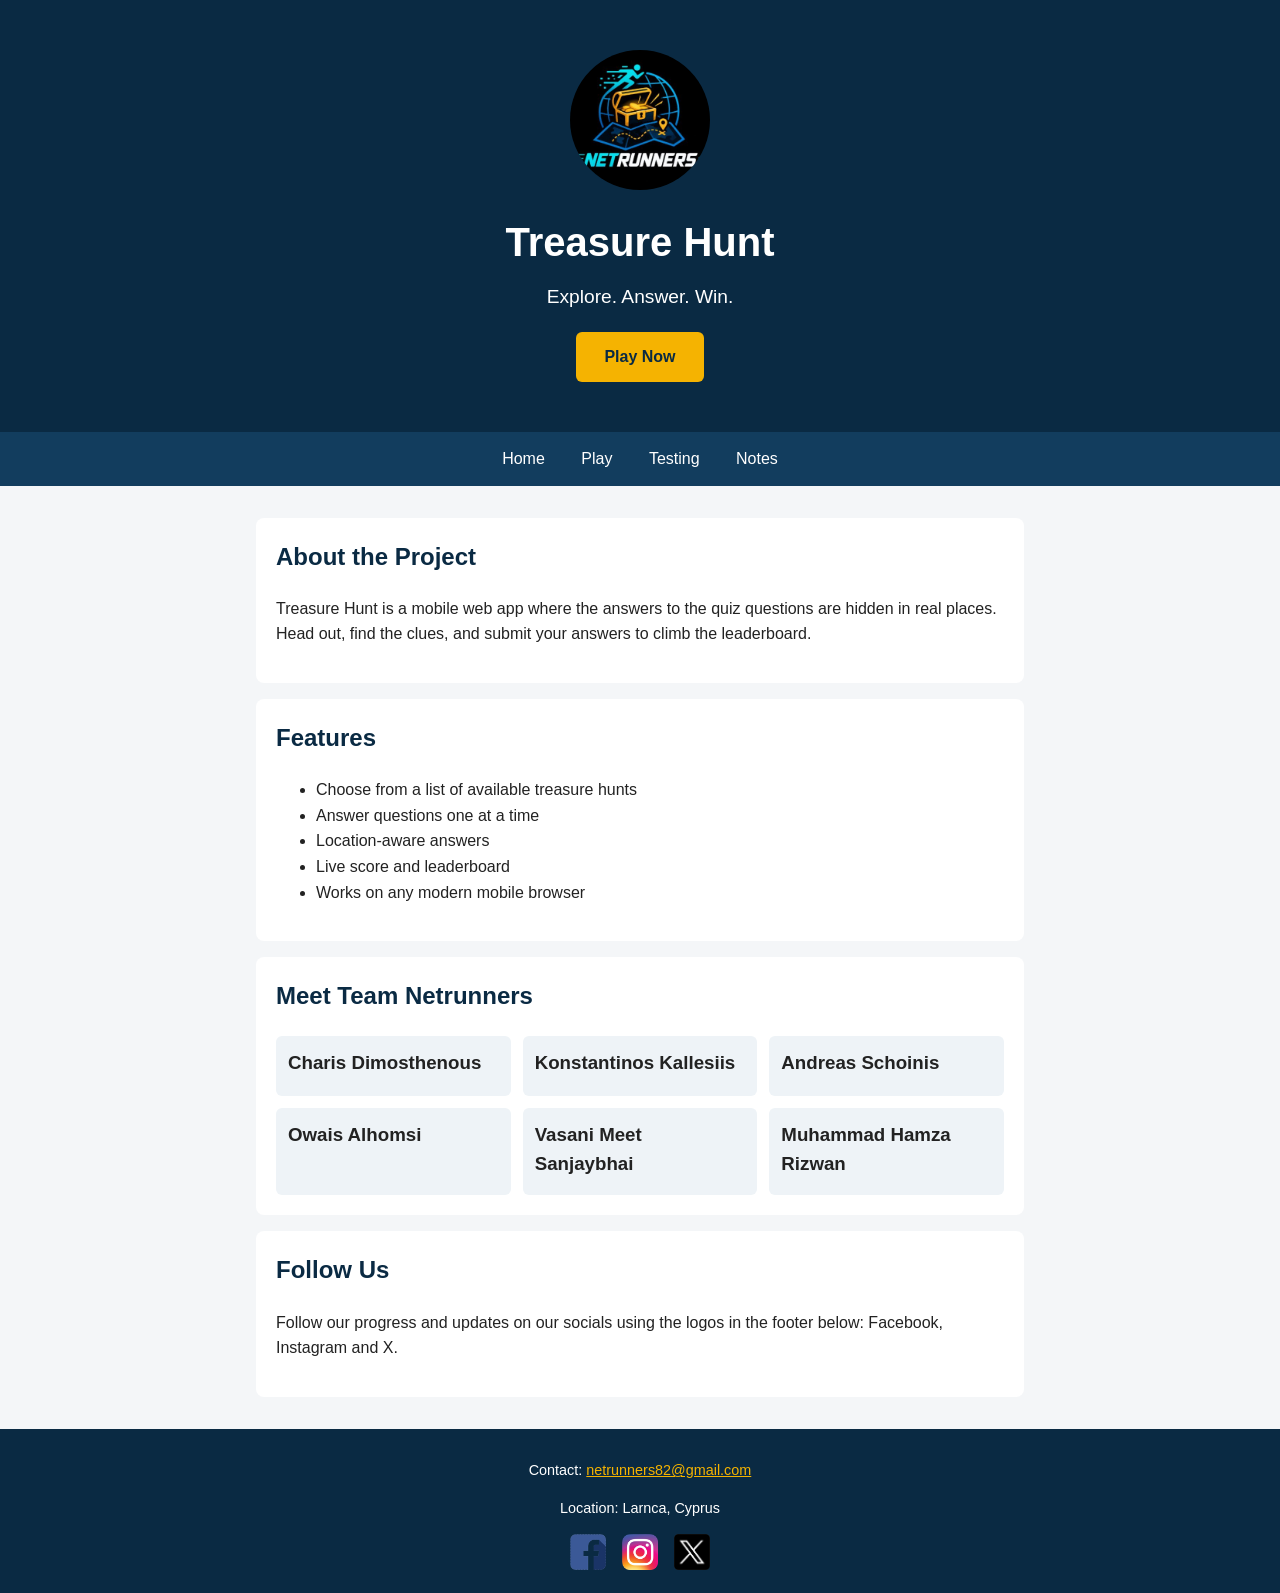
<file: index.html>
<!DOCTYPE html>
<html lang="en">
<head>
    <meta charset="UTF-8">
    <title>Treasure Hunt | Team Netrunners</title>
    <link rel="stylesheet" href="style.css">
    <link rel="icon" type="image/png" href="images/logo.png">
</head>
<body>

    <header>
        <img class="logo" src="images/logo.png" alt="Netrunners logo">
        <h1>Treasure Hunt</h1>
        <p>Explore. Answer. Win.</p>
        <a class="button" href="app.html">Play Now</a>
    </header>

    <nav>
        <a href="index.html">Home</a>
        <a href="app.html">Play</a>
        <a href="test.html">Testing</a>
        <a href="notes.html">Notes</a>
    </nav>

    <main>
        <section id="about">
            <h2>About the Project</h2>
            <p>
                Treasure Hunt is a mobile web app where the answers to the quiz questions
                are hidden in real places. Head out, find the clues, and submit your answers
                to climb the leaderboard.
            </p>
        </section>

        <section id="features">
            <h2>Features</h2>
            <ul>
                <li>Choose from a list of available treasure hunts</li>
                <li>Answer questions one at a time</li>
                <li>Location-aware answers</li>
                <li>Live score and leaderboard</li>
                <li>Works on any modern mobile browser</li>
            </ul>
        </section>

        <section id="team">
            <h2>Meet Team Netrunners</h2>
            <div class="team">
                <div class="member">
                    <h3>Charis Dimosthenous</h3>
                </div>
                <div class="member">
                    <h3>Konstantinos Kallesiis</h3>
                </div>
                <div class="member">
                    <h3>Andreas Schoinis</h3>    
                </div>
                <div class="member">
                <h3>Owais Alhomsi</h3>
                </div>
                <div class="member">
                <h3>Vasani Meet Sanjaybhai</h3>
                </div>
                <div class="member">
                <h3>Muhammad Hamza Rizwan</h3>
                </div>
                <!-- <div class="member">
                </div> -->
            </div>
        </section>

        <section id="marketing">
            <h2>Follow Us</h2>
            <p>Follow our progress and updates on our socials using the logos in the footer below: Facebook, Instagram and X.</p>
        </section>

    
    </main>

    <footer>
        <p>Contact: <a href="mailto:netrunners82@gmail.com">netrunners82@gmail.com</a></p>
        <p>Location: Larnca, Cyprus</p>

        <div id="linksLogos">
            <a href="https://www.facebook.com/profile.php?id=61596396750370" target="_blank" rel="noopener"><img src="images/facebook-logo.png" class="logoImage" alt="Follow Netrunners on Facebook"></a>
            <a href="https://www.instagram.com/netrunners823/" target="_blank" rel="noopener"><img src="images/instagram-logo.png" class="logoImage" alt="Follow Netrunners on Instagram"></a>
            <a href="https://x.com/netrunners48" target="_blank" rel="noopener"><img src="images/x-logo.png" class="logoImage" alt="Follow Netrunners on X"></a>
        </div>
    </footer>

</body>
</html>
</file>
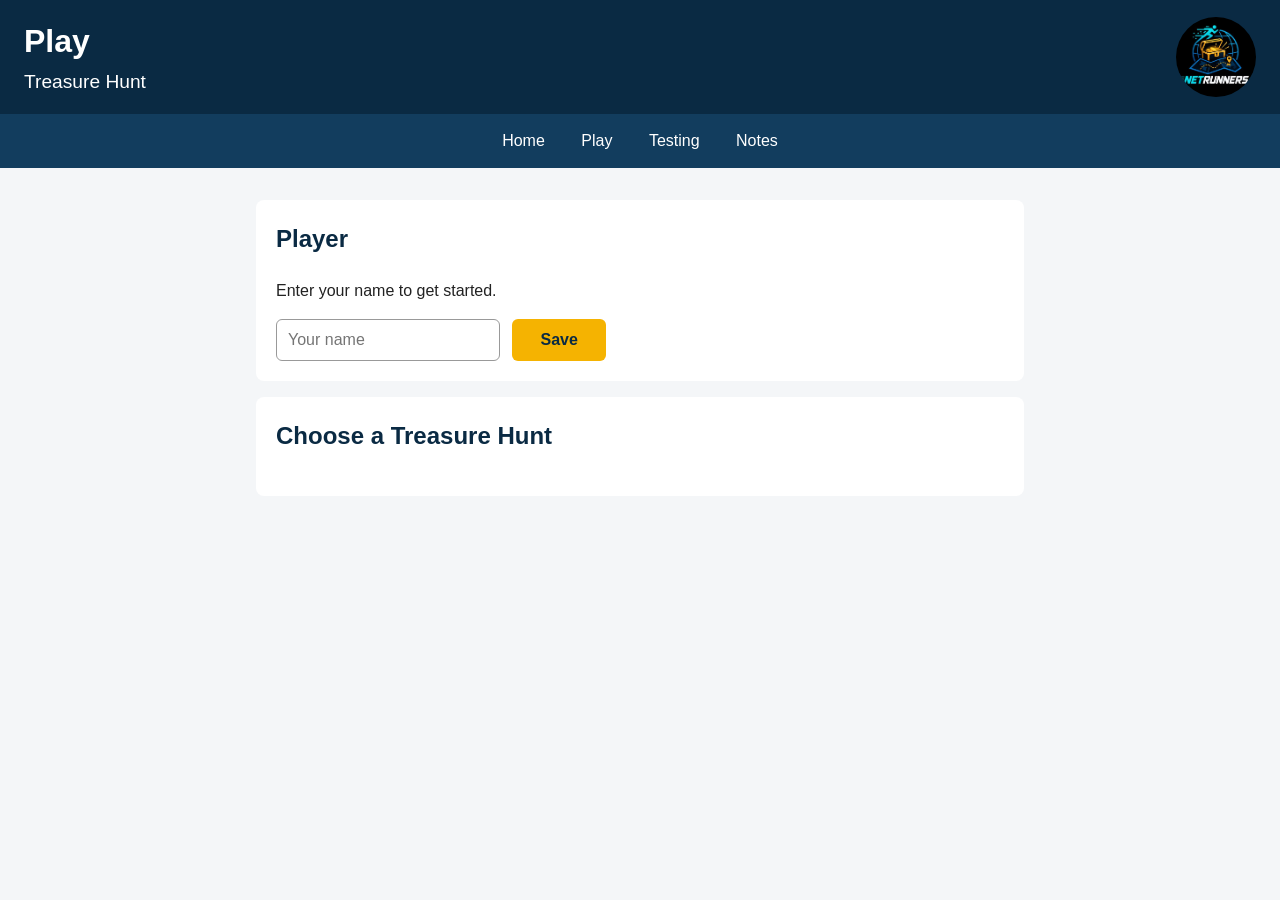
<file: app.html>
<!DOCTYPE html>
<html lang="en">
<head>
    <meta charset="UTF-8">
    <meta name="viewport" content="width=device-width, initial-scale=1.0">
    <title>Play | Team Netrunners</title>
    <link rel="stylesheet" href="style.css">
    <link rel="icon" type="image/png" href="images/logo.png">
</head>
<body>

    <header class="page-header">
        <img class="logo" src="images/logo.png" alt="Netrunners logo">
        <div>
            <h1>Play</h1>
            <p>Treasure Hunt</p>
        </div>
    </header>

    <nav>
        <a href="index.html">Home</a>
        <a href="app.html">Play</a>
        <a href="test.html">Testing</a>
        <a href="notes.html">Notes</a>
    </nav>

    <main>
        <section>
            <h2>Player</h2>
            <p id="welcome"></p>
            <form id="nameForm" onsubmit="saveName(); return false;">
                <input type="text" id="playerName" placeholder="Your name" maxlength="30">
                <button type="submit" class="button">Save</button>
            </form>
            <button type="button" id="changeName" class="button" onclick="changeName()">Change name</button>
        </section>

        <section id="huntsSection">
            <h2>Choose a Treasure Hunt</h2>
            <ul id="challengesList"></ul>
        </section>

        <section id="gameSection" style="display: none;">
            <h2>Treasure Hunt</h2>
            <p id="score"></p>
            <p id="questionText"></p>
            <div id="answerArea"></div>
            <button type="button" id="submitButton" class="button" onclick="submitAnswer(getSessionId())">Submit</button>
            <p id="message"></p>
        </section>

        <section id="leaderboardSection" style="display: none;">
            <h2>Leaderboard</h2>
            <ol id="leaderboardList"></ol>
        </section>
    </main>

    <script src="js/cookies.js"></script>
    <script src="js/player.js"></script>
    <script src="js/api.js"></script>
</body>
</html>
</file>
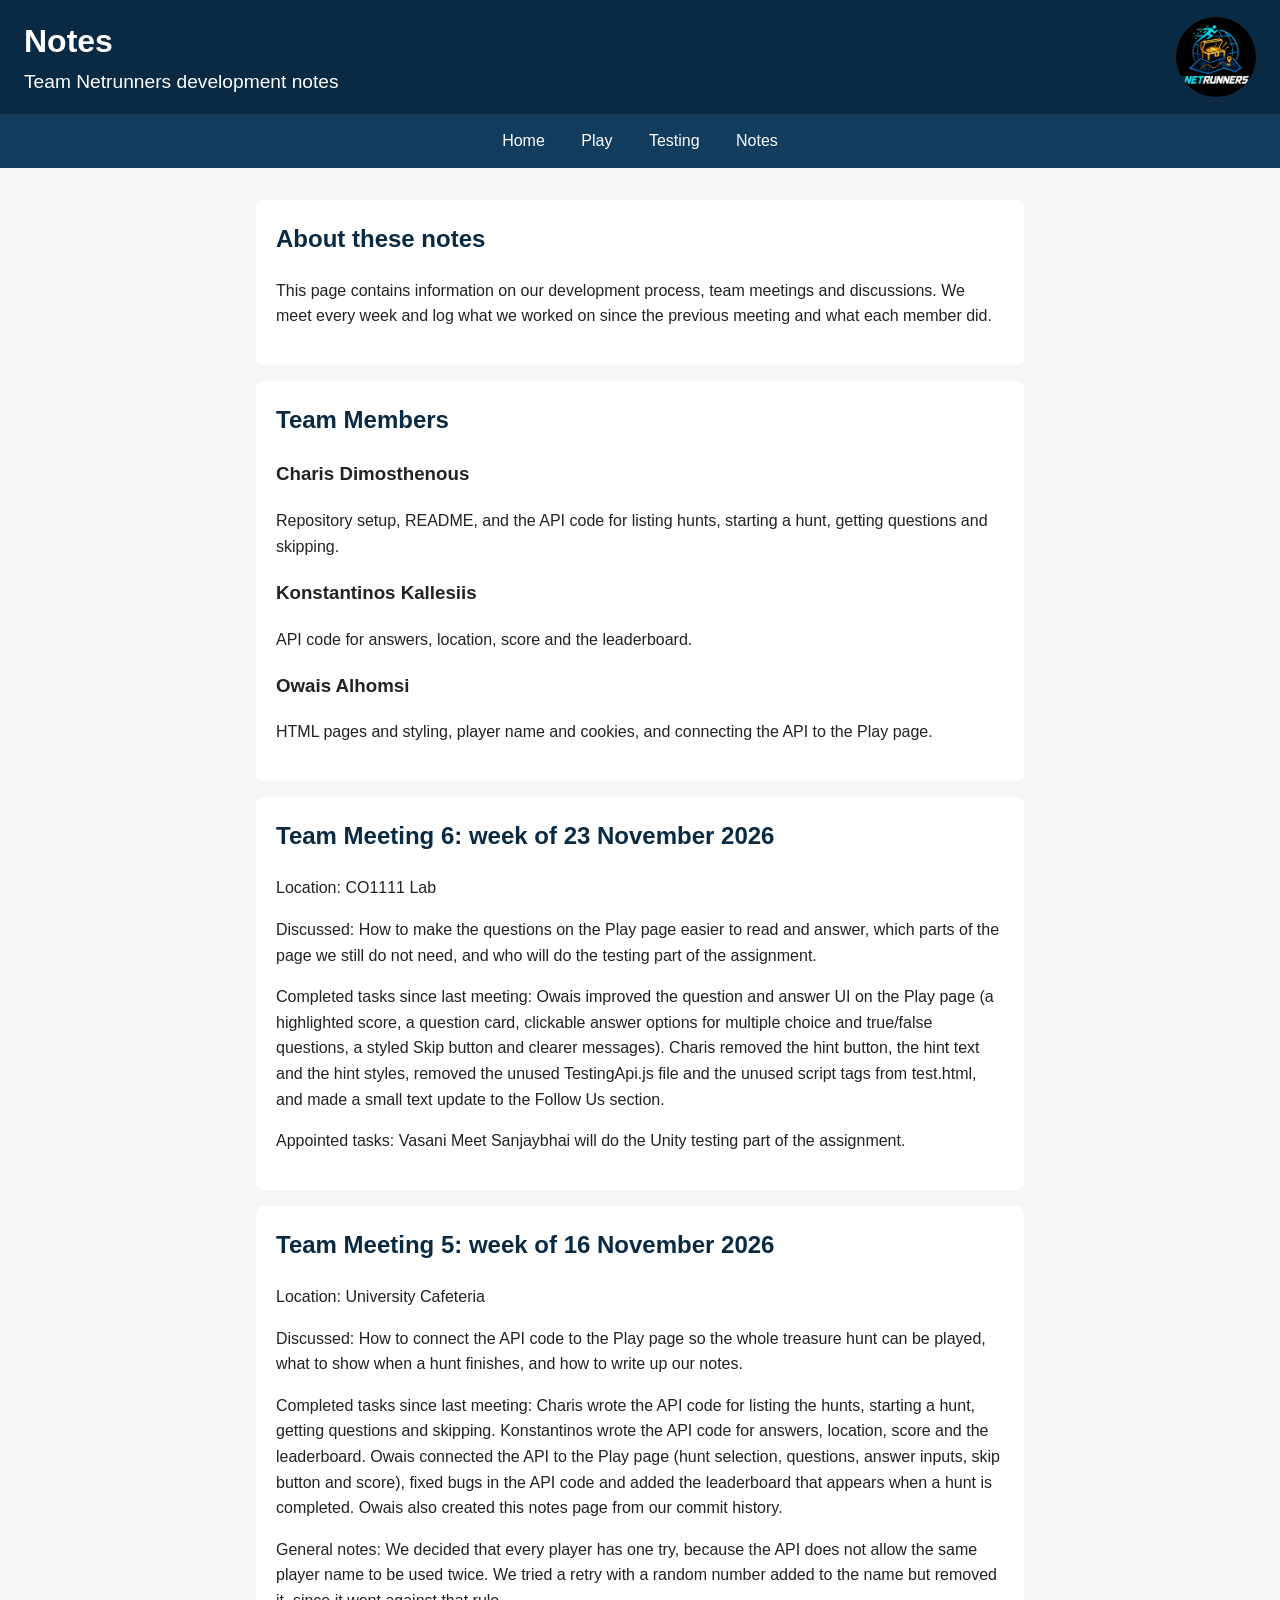
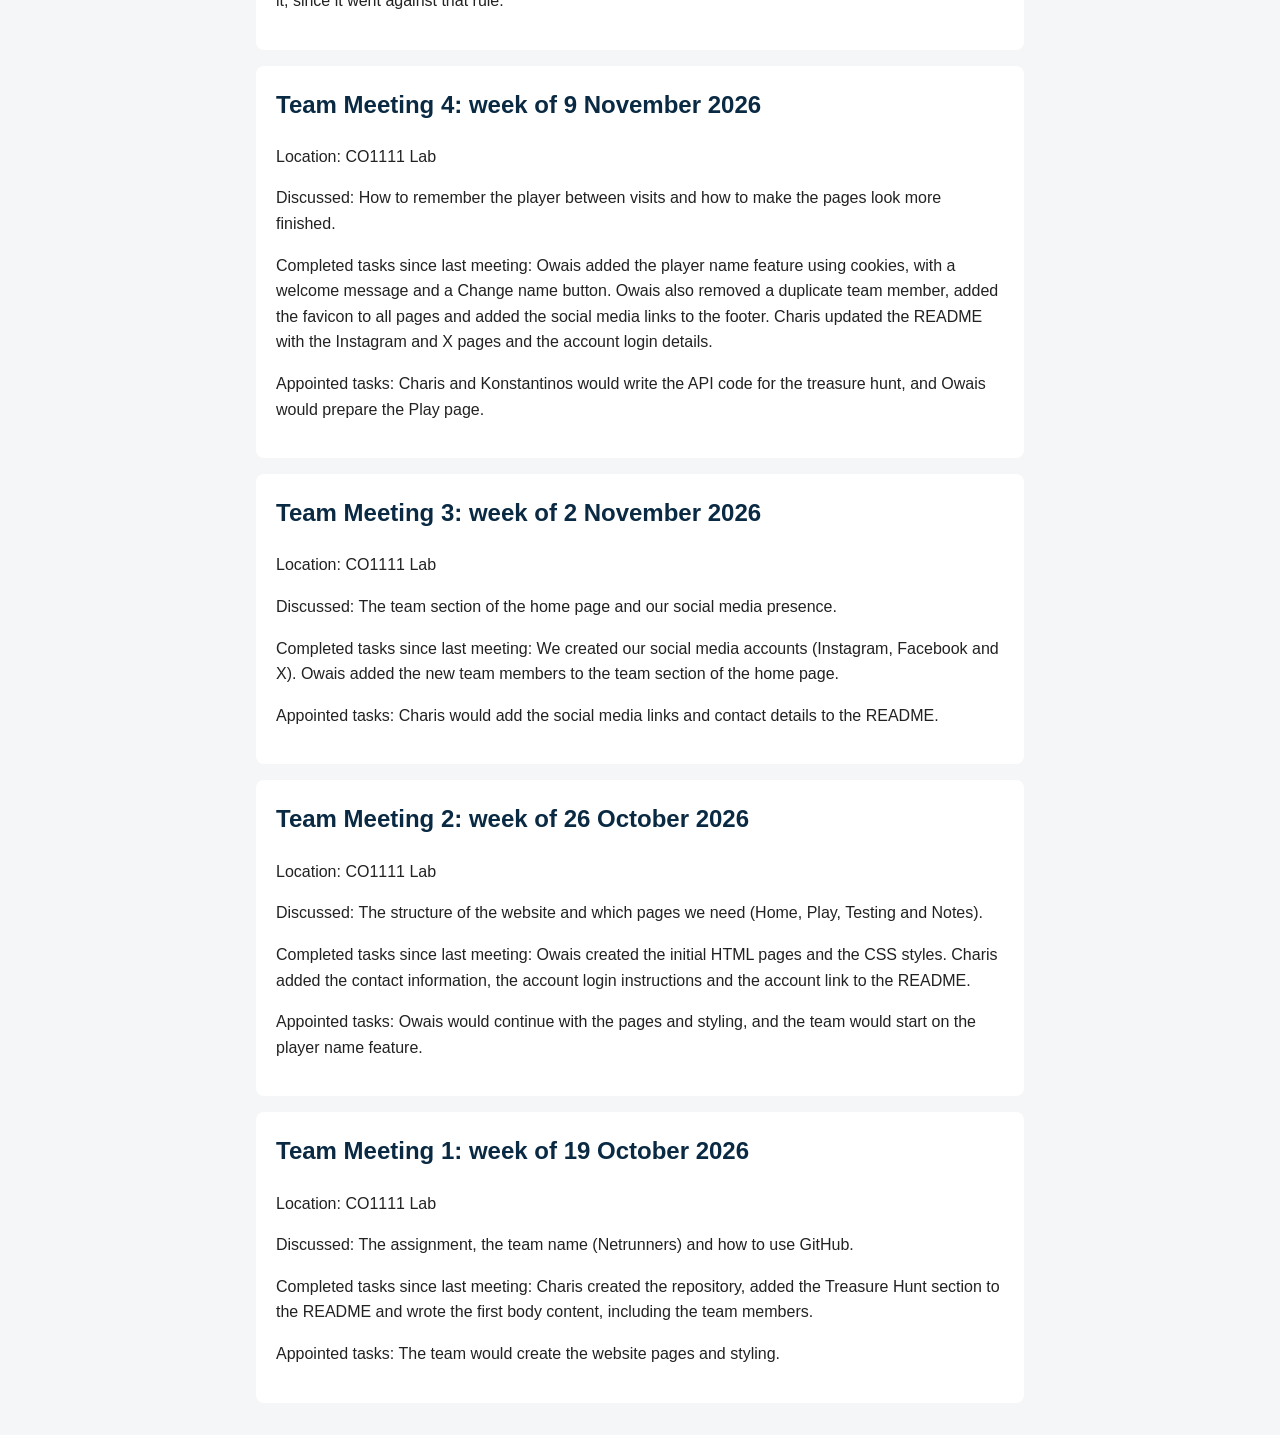
<file: notes.html>
<!DOCTYPE html>
<html lang="en">
<head>
    <meta charset="UTF-8">
    <meta name="viewport" content="width=device-width, initial-scale=1.0">
    <title>Notes | Team Netrunners</title>
    <link rel="stylesheet" href="style.css">
    <link rel="icon" type="image/png" href="images/logo.png">
</head>
<body>

    <header class="page-header">
        <img class="logo" src="images/logo.png" alt="Netrunners logo">
        <div>
            <h1>Notes</h1>
            <p>Team Netrunners development notes</p>
        </div>
    </header>

    <nav>
        <a href="index.html">Home</a>
        <a href="app.html">Play</a>
        <a href="test.html">Testing</a>
        <a href="notes.html">Notes</a>
    </nav>

    <main>
        <section>
            <h2>About these notes</h2>
            <p>This page contains information on our development process, team meetings and discussions. We meet every week and log what we worked on since the previous meeting and what each member did.</p>
        </section>

        <section>
            <h2>Team Members</h2>
            <h3>Charis Dimosthenous</h3>
            <p>Repository setup, README, and the API code for listing hunts, starting a hunt, getting questions and skipping.</p>
            <h3>Konstantinos Kallesiis</h3>
            <p>API code for answers, location, score and the leaderboard.</p>
            <h3>Owais Alhomsi</h3>
            <p>HTML pages and styling, player name and cookies, and connecting the API to the Play page.</p>
        </section>

        <section>
            <h2>Team Meeting 6: week of 23 November 2026</h2>
            <p>Location: CO1111 Lab</p>
            <p>Discussed: How to make the questions on the Play page easier to read and answer, which parts of the page we still do not need, and who will do the testing part of the assignment.</p>
            <p>Completed tasks since last meeting: Owais improved the question and answer UI on the Play page (a highlighted score, a question card, clickable answer options for multiple choice and true/false questions, a styled Skip button and clearer messages). Charis removed the hint button, the hint text and the hint styles, removed the unused TestingApi.js file and the unused script tags from test.html, and made a small text update to the Follow Us section.</p>
            <p>Appointed tasks: Vasani Meet Sanjaybhai will do the Unity testing part of the assignment.</p>
        </section>

        <section>
            <h2>Team Meeting 5: week of 16 November 2026</h2>
            <p>Location: University Cafeteria</p>
            <p>Discussed: How to connect the API code to the Play page so the whole treasure hunt can be played, what to show when a hunt finishes, and how to write up our notes.</p>
            <p>Completed tasks since last meeting: Charis wrote the API code for listing the hunts, starting a hunt, getting questions and skipping. Konstantinos wrote the API code for answers, location, score and the leaderboard. Owais connected the API to the Play page (hunt selection, questions, answer inputs, skip button and score), fixed bugs in the API code and added the leaderboard that appears when a hunt is completed. Owais also created this notes page from our commit history.</p>
            <p>General notes: We decided that every player has one try, because the API does not allow the same player name to be used twice. We tried a retry with a random number added to the name but removed it, since it went against that rule.</p>
        </section>

        <section>
            <h2>Team Meeting 4: week of 9 November 2026</h2>
            <p>Location: CO1111 Lab</p>
            <p>Discussed: How to remember the player between visits and how to make the pages look more finished.</p>
            <p>Completed tasks since last meeting: Owais added the player name feature using cookies, with a welcome message and a Change name button. Owais also removed a duplicate team member, added the favicon to all pages and added the social media links to the footer. Charis updated the README with the Instagram and X pages and the account login details.</p>
            <p>Appointed tasks: Charis and Konstantinos would write the API code for the treasure hunt, and Owais would prepare the Play page.</p>
        </section>

        <section>
            <h2>Team Meeting 3: week of 2 November 2026</h2>
            <p>Location: CO1111 Lab</p>
            <p>Discussed: The team section of the home page and our social media presence.</p>
            <p>Completed tasks since last meeting: We created our social media accounts (Instagram, Facebook and X). Owais added the new team members to the team section of the home page.</p>
            <p>Appointed tasks: Charis would add the social media links and contact details to the README.</p>
        </section>

        <section>
            <h2>Team Meeting 2: week of 26 October 2026</h2>
            <p>Location: CO1111 Lab</p>
            <p>Discussed: The structure of the website and which pages we need (Home, Play, Testing and Notes).</p>
            <p>Completed tasks since last meeting: Owais created the initial HTML pages and the CSS styles. Charis added the contact information, the account login instructions and the account link to the README.</p>
            <p>Appointed tasks: Owais would continue with the pages and styling, and the team would start on the player name feature.</p>
        </section>

        <section>
            <h2>Team Meeting 1: week of 19 October 2026</h2>
            <p>Location: CO1111 Lab</p>
            <p>Discussed: The assignment, the team name (Netrunners) and how to use GitHub.</p>
            <p>Completed tasks since last meeting: Charis created the repository, added the Treasure Hunt section to the README and wrote the first body content, including the team members.</p>
            <p>Appointed tasks: The team would create the website pages and styling.</p>
        </section>
    </main>

</body>
</html>
</file>
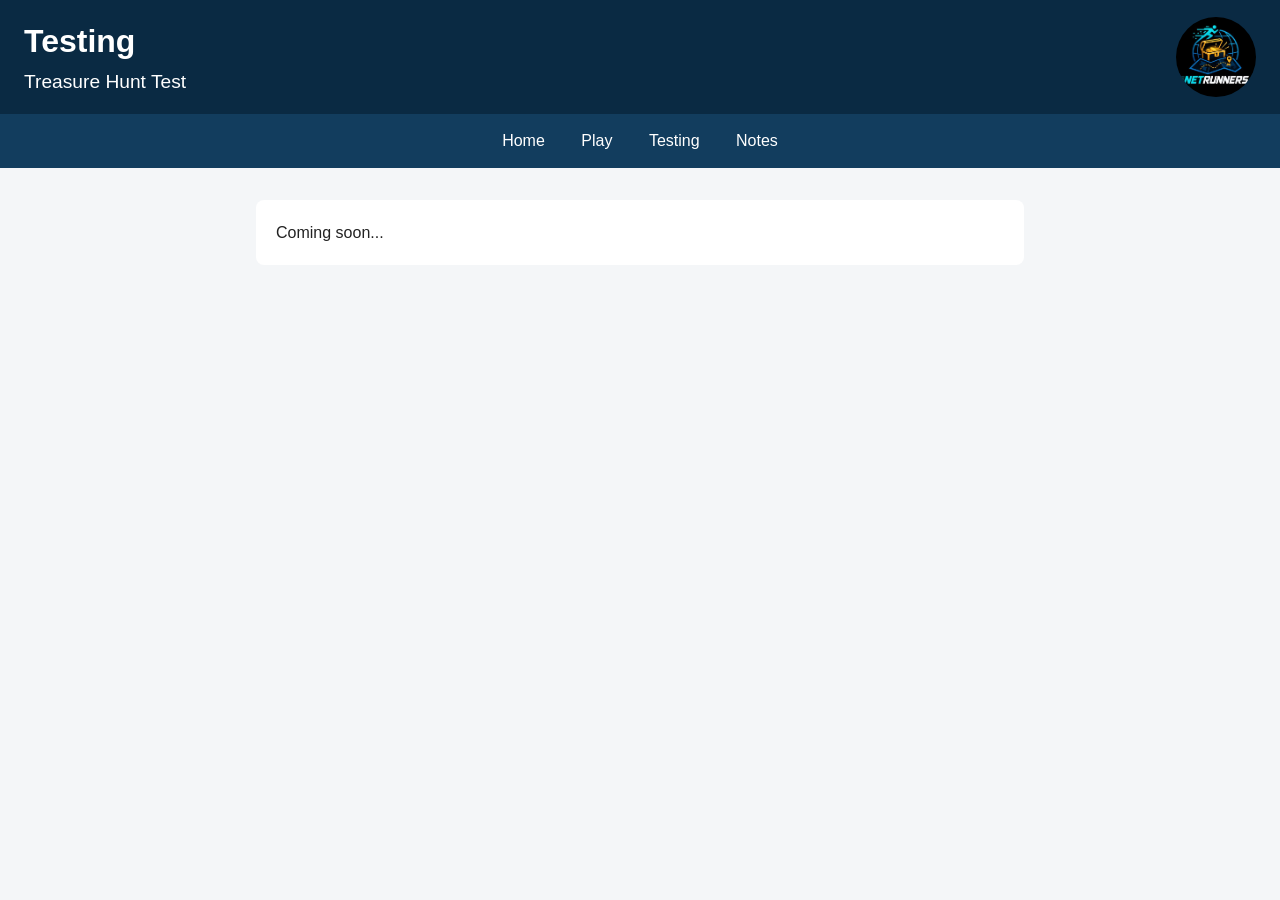
<file: test.html>
<!DOCTYPE html>
<html lang="en">
<head>
    <meta charset="UTF-8">
    <meta name="viewport" content="width=device-width, initial-scale=1.0">
    <title>Testing | Team Netrunners</title>
    <link rel="stylesheet" href="style.css">
    <link rel="icon" type="image/png" href="images/logo.png">
</head>
<body>

<header class="page-header">
    <img class="logo" src="images/logo.png" alt="Netrunners logo">
    <div>
        <h1>Testing</h1>
        <p>Treasure Hunt Test</p>
    </div>
</header>

<nav>
    <a href="index.html">Home</a>
    <a href="app.html">Play</a>
    <a href="test.html">Testing</a>
    <a href="notes.html">Notes</a>
</nav>

<main>
    
    <section>
        Coming soon...
    </section>
    
</main>

</body>
</html>
</file>
<file: style.css>
* {
    box-sizing: border-box;
}

body {
    margin: 0;
    font-family: Arial, Helvetica, sans-serif;
    line-height: 1.6;
    color: #222;
    background-color: #f4f6f8;
}

header {
    background-color: #0a2a43;
    color: #fff;
    text-align: center;
    padding: 50px 16px;
}

.logo {
    width: 140px;
    height: 140px;
    border-radius: 50%;
    margin-bottom: 12px;
}

/* Inner pages: logo in one corner, title text in the other */
.page-header {
    display: flex;
    flex-direction: row-reverse; /* logo (first in HTML) goes to the right */
    justify-content: space-between;
    align-items: center;
    text-align: left;
    padding: 16px 24px;
}

.page-header .logo {
    width: 80px;
    height: 80px;
    margin-bottom: 0;
}

.page-header h1 {
    font-size: 2rem;
    margin: 0;
}

.page-header p {
    margin: 0;
}

header h1 {
    margin: 0 0 8px;
    font-size: 2.5rem;
}

header p {
    margin: 0 0 20px;
    font-size: 1.2rem;
}

.button {
    display: inline-block;
    background-color: #f5b301;
    color: #0a2a43;
    padding: 12px 28px;
    border-radius: 6px;
    text-decoration: none;
    font-weight: bold;
}

button.button {
    border: none;
    cursor: pointer;
    font-size: 1rem;
}

input[type="text"] {
    padding: 11px;
    font-size: 1rem;
    border: 1px solid #999;
    border-radius: 6px;
    margin-right: 8px;
}

.button:hover {
    background-color: #ffd04d;
}

nav {
    background-color: #123d5e;
    text-align: center;
}

nav a {
    display: inline-block;
    color: #fff;
    padding: 14px 16px;
    text-decoration: none;
}

nav a:hover {
    background-color: #0a2a43;
}

main {
    max-width: 800px;
    margin: 0 auto;
    padding: 16px;
}

section {
    background-color: #fff;
    border-radius: 8px;
    padding: 20px;
    margin: 16px 0;
}

section h2 {
    margin-top: 0;
    color: #0a2a43;
}

.team {
    display: flex;
    flex-wrap: wrap;
    gap: 12px;
}

.member {
    flex: 1 1 200px;
    background-color: #eef3f7;
    border-radius: 6px;
    padding: 12px;
    min-height: 60px;
}

.member h3 {
    margin: 0 0 4px;
}

.member p {
    margin: 0;
}

/* Treasure hunt list: each hunt is a card with a Play now button */
#challengesList {
    list-style: none;
    padding: 0;
    margin: 0;
}

#challengesList li {
    display: flex;
    justify-content: space-between;
    align-items: center;
    gap: 12px;
    background-color: #eef3f7;
    border-left: 6px solid #f5b301;
    border-radius: 6px;
    padding: 12px 16px;
    margin-bottom: 12px;
    font-weight: bold;
    color: #0a2a43;
}

#challengesList li:hover {
    background-color: #e1eaf1;
}

#challengesList .button {
    padding: 8px 20px;
    white-space: nowrap;
}

/* Game: score, question, answers */
#score {
    font-weight: bold;
    color: #0a2a43;
    background-color: #fff6d6;
    display: inline-block;
    padding: 4px 12px;
    border-radius: 6px;
}

#questionText {
    font-size: 1.2rem;
    background-color: #eef3f7;
    border-left: 6px solid #f5b301;
    border-radius: 6px;
    padding: 12px 16px;
}

#answerArea {
    margin: 12px 0;
}

#answerArea input[type="number"],
#answerArea input[type="text"] {
    width: 100%;
    max-width: 400px;
    padding: 11px;
    font-size: 1rem;
    border: 1px solid #999;
    border-radius: 6px;
}

.option {
    display: block;
    background-color: #eef3f7;
    border-radius: 6px;
    padding: 10px 14px;
    margin-bottom: 8px;
    cursor: pointer;
}

.option:hover {
    background-color: #e1eaf1;
}

.skip-button {
    display: block;
    margin-top: 12px;
    padding: 8px 20px;
    font-size: 1rem;
    border: 1px solid #999;
    border-radius: 6px;
    background-color: #fff;
    cursor: pointer;
}

#message {
    font-weight: bold;
    color: #123d5e;
    min-height: 1.6em;
}

#leaderboardList li {
    padding: 4px 0;
}

#linksLogos {
    margin-top: 8px;
}

.logoImage {
    width: 36px;
    height: 36px;
    object-fit: contain;
    margin: 0 6px;
}

footer a {
    color: #f5b301;
}

footer {
    background-color: #0a2a43;
    color: #fff;
    text-align: center;
    padding: 16px;
    font-size: 0.9rem;
}
</file>
